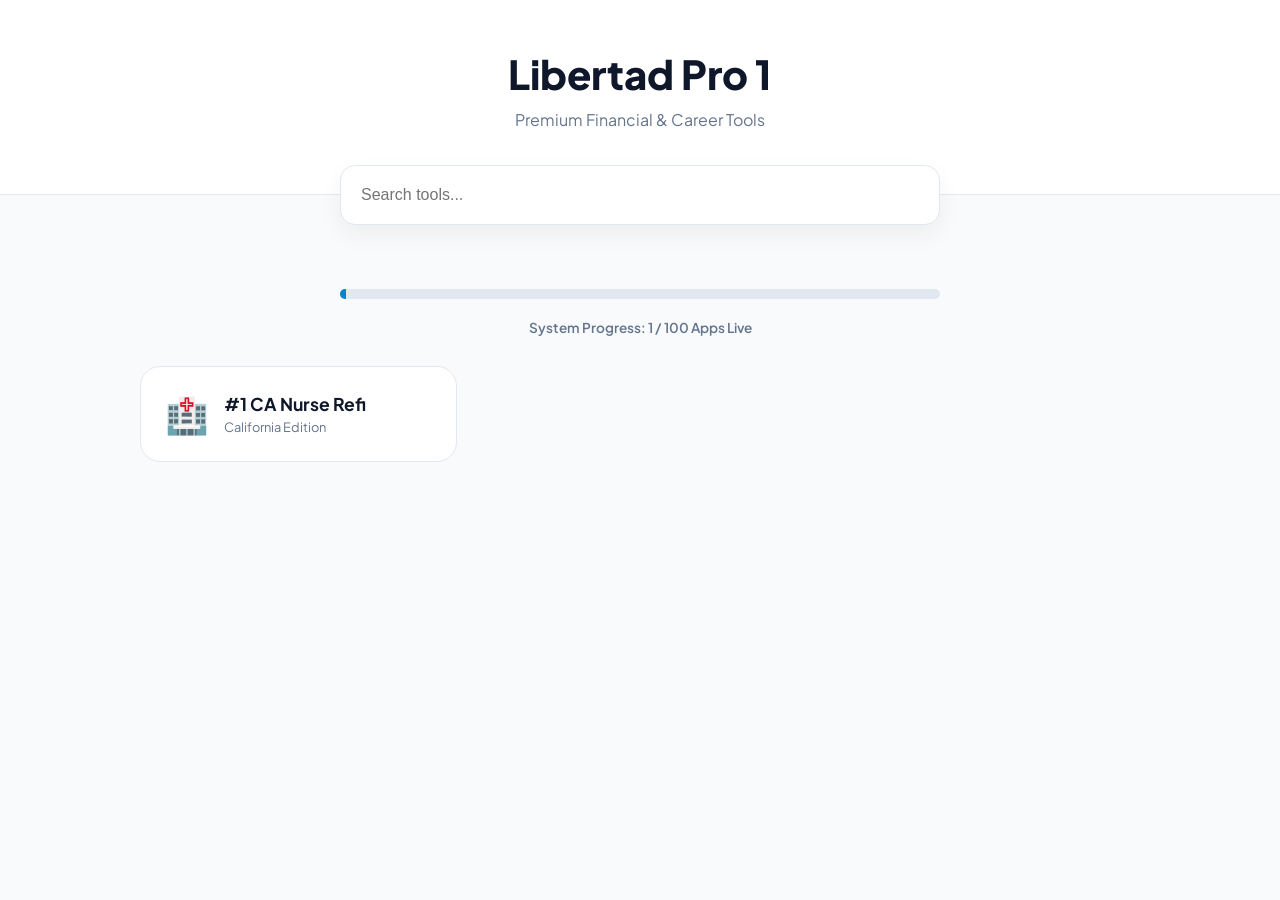
<file: index.html>
<!DOCTYPE html>
<html lang="en">
<head>
    <meta charset="UTF-8">
    <meta name="viewport" content="width=device-width, initial-scale=1.0">
    <meta name="google-site-verification" content="434e69572ce15af6" />
    <title>Libertad Pro 1 | Financial & Career Hub</title>
    <link href="https://fonts.googleapis.com/css2?family=Plus+Jakarta+Sans:wght@400;600;800&display=swap" rel="stylesheet">
    <style>
        :root { --primary: #0284c7; --dark: #0f172a; --bg: #f8fafc; }
        body { font-family: 'Plus Jakarta Sans', sans-serif; background: var(--bg); margin: 0; padding-bottom: 80px; color: #334155; }
        header { background: #fff; padding: 3rem 2rem; text-align: center; border-bottom: 1px solid #e2e8f0; }
        .hero h1 { font-size: 2.5rem; font-weight: 800; margin: 0; color: var(--dark); }
        .hero p { color: #64748b; margin-top: 10px; }
        .search-container { max-width: 600px; margin: -30px auto 0; padding: 0 1rem; }
        #search { width: 100%; padding: 20px; border-radius: 15px; border: 1px solid #e2e8f0; box-shadow: 0 10px 25px rgba(0,0,0,0.05); outline: none; font-size: 1rem; box-sizing: border-box; }
        .container { max-width: 1000px; margin: 4rem auto; padding: 0 2rem; }
        .grid { display: grid; grid-template-columns: repeat(auto-fill, minmax(250px, 1fr)); gap: 1.5rem; }
        .app-card { background: #fff; padding: 1.5rem; border-radius: 20px; border: 1px solid #e2e8f0; text-decoration: none; color: inherit; display: flex; align-items: center; gap: 15px; transition: 0.3s; }
        .app-card:hover { transform: translateY(-3px); box-shadow: 0 10px 20px rgba(0,0,0,0.05); border-color: var(--primary); }
        .icon { font-size: 2.2rem; }
        .progress-bar { max-width: 600px; margin: 20px auto; background: #e2e8f0; border-radius: 20px; height: 10px; overflow: hidden; }
        .progress-fill { background: var(--primary); height: 100%; width: 1%; transition: width 0.5s; }
        .text-center { text-align: center; font-size: 0.85rem; color: #64748b; margin-bottom: 30px; font-weight: 600; }
    </style>
</head>
<body>
<header class="hero">
    <h1>Libertad Pro 1</h1>
    <p>Premium Financial & Career Tools</p>
</header>

<div class="search-container">
    <input type="text" id="search" placeholder="Search tools..." onkeyup="filter()">
</div>

<div class="container">
    <div class="progress-bar"><div class="progress-fill"></div></div>
    <div class="text-center">System Progress: 1 / 100 Apps Live</div>

    <div class="grid" id="appGrid">
        
        <a href="1-nurse-loan-refinance-ca/" class="app-card">
            <div class="icon">🏥</div>
            <div>
                <h3 style="margin:0; font-size: 1.1rem; color: var(--dark);">#1 CA Nurse Refi</h3>
                <span style="font-size: 0.8rem; color: #64748b;">California Edition</span>
            </div>
        </a>
        
    </div>
</div>

<script>
    function filter() {
        let val = document.getElementById('search').value.toLowerCase();
        let cards = document.getElementsByClassName('app-card');
        for (let card of cards) {
            card.style.display = card.innerText.toLowerCase().includes(val) ? "flex" : "none";
        }
    }
</script>
</body>
</html>
</file>
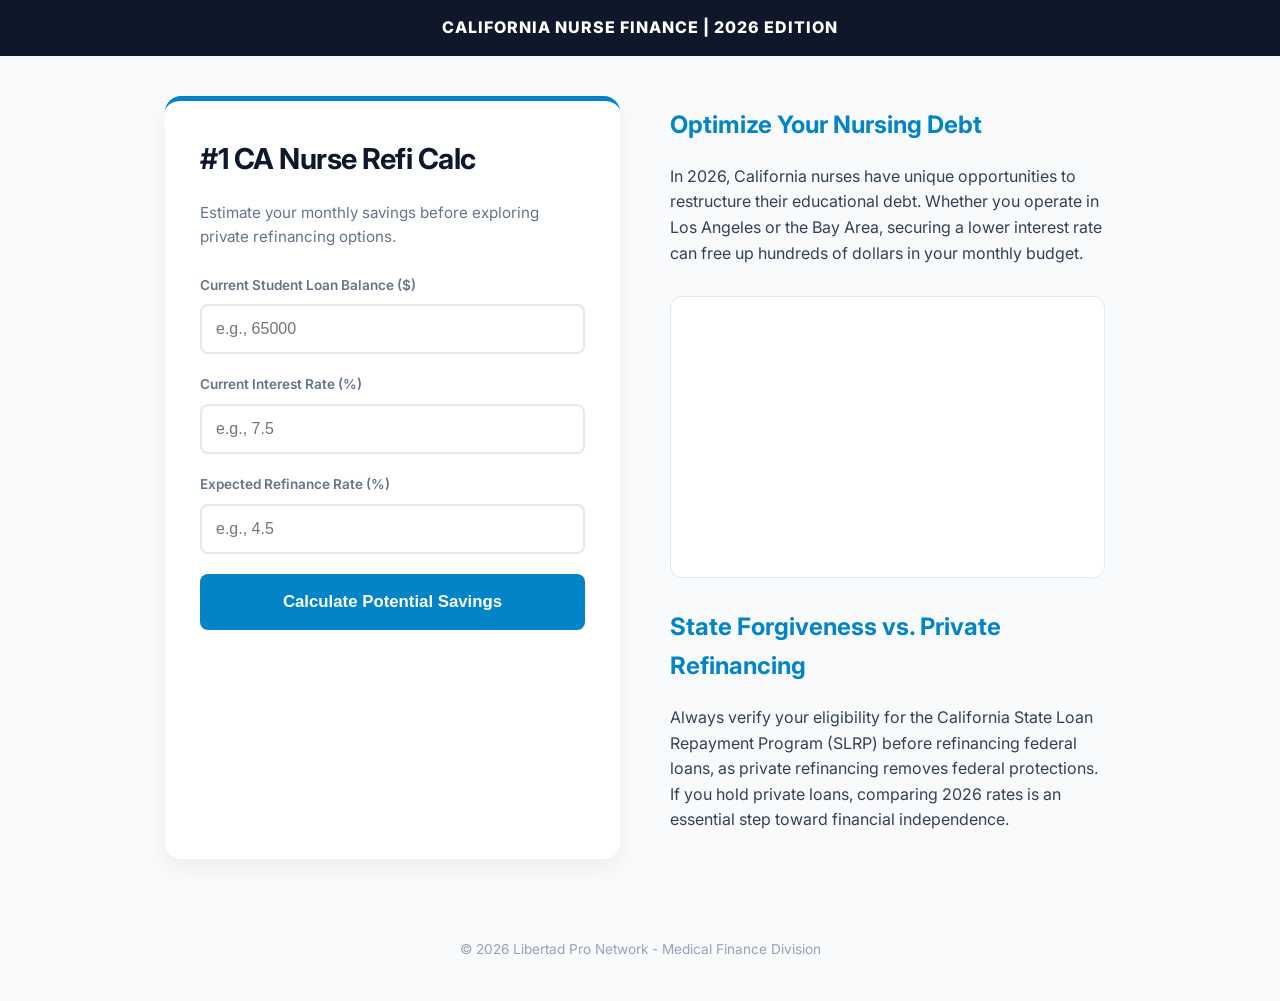
<file: 1-nurse-loan-refinance-ca/index.html>
<!DOCTYPE html>
<html lang="en">
<head>
    <meta charset="UTF-8">
    <meta name="viewport" content="width=device-width, initial-scale=1.0">
    <title>#1 Nurse Student Loan Refinance Calculator | California 2026</title>
    <link href="https://fonts.googleapis.com/css2?family=Inter:wght@400;600;800&display=swap" rel="stylesheet">
    <style>
        :root { --med-blue: #0284c7; --med-dark: #0f172a; --bg: #f8fafc; --accent: #10b981; }
        body { font-family: 'Inter', sans-serif; background: var(--bg); color: #334155; margin: 0; line-height: 1.6; }
        .top-bar { background: var(--med-dark); color: white; padding: 15px 20px; font-weight: 800; letter-spacing: 1px; text-align: center; }
        .container { max-width: 950px; margin: 40px auto; padding: 0 20px; display: grid; grid-template-columns: 1fr 1fr; gap: 40px; }
        @media(max-width: 768px) { .container { grid-template-columns: 1fr; margin: 20px auto; gap: 20px; } }
        
        .calc-panel { background: white; padding: 35px; border-radius: 16px; box-shadow: 0 10px 25px rgba(0,0,0,0.05); border-top: 5px solid var(--med-blue); }
        h1 { font-size: 1.8rem; color: var(--med-dark); margin-top: 0; letter-spacing: -0.5px; }
        label { display: block; font-size: 0.85rem; font-weight: 600; margin-bottom: 8px; color: #64748b; }
        input { width: 100%; padding: 14px; margin-bottom: 20px; border: 2px solid #e2e8f0; border-radius: 8px; box-sizing: border-box; font-size: 1rem; transition: 0.3s; }
        input:focus { border-color: var(--med-blue); outline: none; }
        .calc-btn { width: 100%; padding: 18px; background: var(--med-blue); color: white; border: none; border-radius: 8px; font-weight: 800; font-size: 1.05rem; cursor: pointer; transition: 0.2s; }
        .calc-btn:hover { background: #0369a1; }
        
        #result-area { margin-top: 25px; display: none; padding: 25px; background: #f0fdf4; border: 2px dashed #bbf7d0; border-radius: 12px; text-align: center; }
        .smart-btn { display: inline-block; margin-top: 15px; padding: 16px 20px; background: var(--accent); color: white; text-decoration: none; font-weight: 800; border-radius: 50px; box-shadow: 0 10px 15px rgba(16, 185, 129, 0.3); width: 100%; box-sizing: border-box; transition: transform 0.2s; }
        .smart-btn:hover { transform: translateY(-2px); background: #059669; }
        
        .info-panel { padding: 10px; }
        .info-panel h2 { font-size: 1.5rem; color: var(--med-blue); margin-top: 0; }
        .ad-container { margin: 30px 0; padding: 15px; border-radius: 12px; border: 1px solid #e2e8f0; background: white; display: flex; justify-content: center; align-items: center; min-height: 250px; overflow: hidden; }
        footer { text-align: center; padding: 40px; font-size: 0.85rem; color: #94a3b8; }
    </style>
</head>
<body>
    <div class="top-bar">CALIFORNIA NURSE FINANCE | 2026 EDITION</div>
    
    <div class="container">
        <div class="calc-panel">
            <h1>#1 CA Nurse Refi Calc</h1>
            <p style="font-size:0.95rem; color:#64748b; margin-bottom:25px;">Estimate your monthly savings before exploring private refinancing options.</p>
            
            <label>Current Student Loan Balance ($)</label>
            <input type="number" id="balance" placeholder="e.g., 65000">
            
            <label>Current Interest Rate (%)</label>
            <input type="number" id="currentRate" placeholder="e.g., 7.5">
            
            <label>Expected Refinance Rate (%)</label>
            <input type="number" id="newRate" placeholder="e.g., 4.5">
            
            <button class="calc-btn" onclick="calculate()">Calculate Potential Savings</button>
            
            <div id="result-area"></div>
        </div>
        
        <div class="info-panel">
            <h2>Optimize Your Nursing Debt</h2>
            <p>In 2026, California nurses have unique opportunities to restructure their educational debt. Whether you operate in Los Angeles or the Bay Area, securing a lower interest rate can free up hundreds of dollars in your monthly budget.</p>
            
            <div class="ad-container">
                <div>
                    <script>
                        atOptions = {
                            'key' : '6879ae15e3c0022ec1df6fe4a4eb64b7',
                            'format' : 'iframe',
                            'height' : 250,
                            'width' : 300,
                            'params' : {}
                        };
                    </script>
                    <script src="https://www.highperformanceformat.com/6879ae15e3c0022ec1df6fe4a4eb64b7/invoke.js"></script>
                </div>
            </div>

            <h2>State Forgiveness vs. Private Refinancing</h2>
            <p>Always verify your eligibility for the California State Loan Repayment Program (SLRP) before refinancing federal loans, as private refinancing removes federal protections. If you hold private loans, comparing 2026 rates is an essential step toward financial independence.</p>
        </div>
    </div>

    <footer>&copy; 2026 Libertad Pro Network - Medical Finance Division</footer>

    <script>
        function calculate() {
            const b = parseFloat(document.getElementById('balance').value);
            const cr = parseFloat(document.getElementById('currentRate').value) / 100 / 12;
            const nr = parseFloat(document.getElementById('newRate').value) / 100 / 12;
            const term = 120;

            if(b && cr && nr) {
                const oldPmt = (b * cr) / (1 - Math.pow(1 + cr, -term));
                const newPmt = (b * nr) / (1 - Math.pow(1 + nr, -term));
                const savings = oldPmt - newPmt;

                const res = document.getElementById('result-area');
                res.style.display = 'block';
                
                if(savings > 0) {
                    res.innerHTML = `
                        <h3 style="color:var(--med-dark); margin-top:0; font-size: 1.4rem;">Est. Savings: $${savings.toFixed(2)} / month</h3>
                        <p style="font-size:0.85rem; color:#475569; margin-bottom: 15px;">Over a standard 10-year term, you could save <strong>$${(savings * 120).toFixed(2)}</strong> in total interest.</p>
                        <a href="https://www.effectivegatecpm.com/hurm39h4n?key=d2a96765cf244251cf92d4d705cc8a15" target="_blank" class="smart-btn">👉 Consultar Alternativas Financieras</a>
                    `;
                } else {
                    res.innerHTML = `<h3 style="color:#ef4444; margin-top:0;">No Savings Detected</h3><p>Your current rate is already highly competitive in the CA market.</p>`;
                }
            }
        }
    </script>
</body>
</html>
</file>
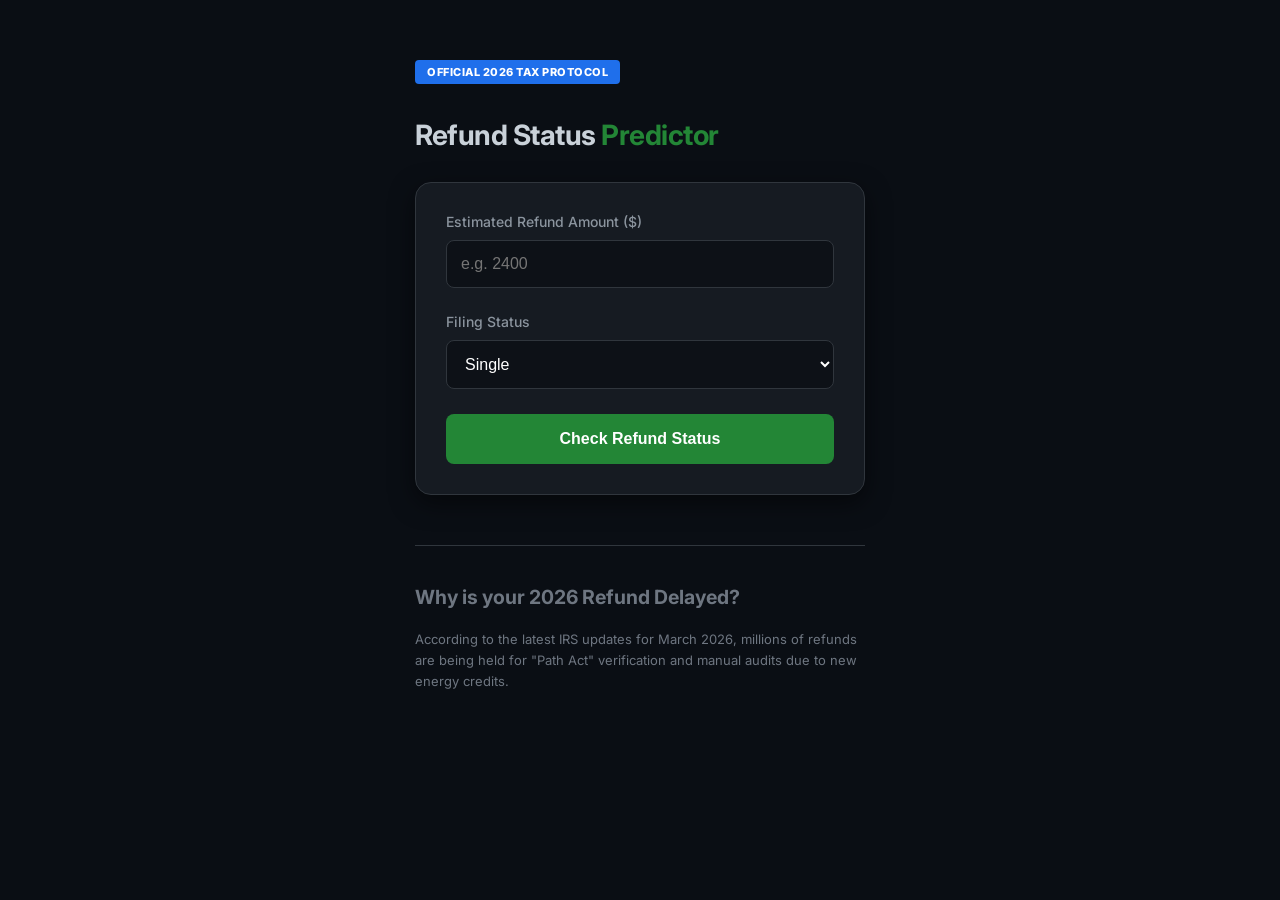
<file: 2-irs-tax-refund-tracker-2026/index.html>
<!DOCTYPE html>
<html lang="en">
<head>
    <meta charset="UTF-8">
    <meta name="viewport" content="width=device-width, initial-scale=1.0">
    <title>IRS Refund Status Tracker 2026 | Official Schedule</title>
    <link rel="stylesheet" href="style.css">
    <link href="https://fonts.googleapis.com/css2?family=Inter:wght@400;700&display=swap" rel="stylesheet">
</head>
<body>
    <div class="container">
        <header>
            <div class="gov-bar">OFFICIAL 2026 TAX PROTOCOL</div>
            <h1>Refund Status <span>Predictor</span></h1>
        </header>

        <main id="app-core">
            <div class="input-group">
                <label>Estimated Refund Amount ($)</label>
                <input type="number" id="amount" placeholder="e.g. 2400">
                <label>Filing Status</label>
                <select id="status">
                    <option value="single">Single</option>
                    <option value="married">Married Filing Jointly</option>
                </select>
                <button onclick="startAnalysis()" id="main-btn">Check Refund Status</button>
            </div>

            <div id="loader" style="display:none;">
                <div class="spinner"></div>
                <p id="loader-text">Connecting to IRS Database...</p>
                <div class="progress-bar"><div id="progress-fill"></div></div>
            </div>

            <div id="result-area"></div>
        </main>

        <section class="seo-content">
            <h2>Why is your 2026 Refund Delayed?</h2>
            <p>According to the latest IRS updates for March 2026, millions of refunds are being held for "Path Act" verification and manual audits due to new energy credits.</p>
        </section>
    </div>
    <script src="script.js"></script>
</body>
</html>
</file>
<file: 2-irs-tax-refund-tracker-2026/style.css>
:root { 
    --bg: #0a0e14; 
    --card: #161b22; 
    --accent: #238636; 
    --text: #c9d1d9; 
    --error: #f85149;
}

body { 
    font-family: 'Inter', -apple-system, BlinkMacSystemFont, "Segoe UI", Helvetica, Arial, sans-serif; 
    background: var(--bg); 
    color: var(--text); 
    margin: 0; 
    display: flex; 
    justify-content: center; 
    padding: 20px; 
    -webkit-font-smoothing: antialiased;
}

.container { 
    max-width: 450px; 
    width: 100%; 
    margin-top: 40px;
}

.gov-bar { 
    background: #1f6feb; 
    color: white; 
    font-size: 11px; 
    padding: 5px 12px; 
    font-weight: 800; 
    border-radius: 4px; 
    display: inline-block; 
    margin-bottom: 15px;
    letter-spacing: 0.5px;
}

h1 { 
    font-size: 28px; 
    margin-bottom: 30px; 
    font-weight: 700;
    letter-spacing: -0.5px;
}

h1 span { 
    color: var(--accent); 
}

.input-group { 
    background: var(--card); 
    padding: 30px; 
    border-radius: 16px; 
    border: 1px solid #30363d; 
    box-shadow: 0 8px 24px rgba(0,0,0,0.5);
}

label { 
    display: block; 
    margin-bottom: 10px; 
    font-size: 14px; 
    color: #8b949e; 
    font-weight: 500;
}

input, select { 
    width: 100%; 
    padding: 14px; 
    margin-bottom: 25px; 
    background: #0d1117; 
    border: 1px solid #30363d; 
    color: white; 
    border-radius: 8px; 
    box-sizing: border-box; 
    font-size: 16px;
}

input:focus {
    outline: none;
    border-color: var(--accent);
}

button { 
    width: 100%; 
    padding: 16px; 
    background: var(--accent); 
    color: white; 
    border: none; 
    font-weight: 700; 
    border-radius: 8px; 
    cursor: pointer; 
    font-size: 16px; 
    transition: background 0.2s;
}

button:hover {
    background: #2ea043;
}

#loader { 
    text-align: center; 
    margin-top: 30px; 
    padding: 20px;
}

.spinner {
    border: 4px solid rgba(255,255,255,0.1);
    width: 36px;
    height: 36px;
    border-radius: 50%;
    border-left-color: var(--accent);
    animation: spin 1s linear infinite;
    margin: 0 auto 20px;
}

@keyframes spin {
    0% { transform: rotate(0deg); }
    100% { transform: rotate(360deg); }
}

.progress-bar { 
    width: 100%; 
    height: 6px; 
    background: #30363d; 
    border-radius: 10px; 
    overflow: hidden; 
    margin-top: 15px; 
}

#progress-fill { 
    width: 0%; 
    height: 100%; 
    background: var(--accent); 
    transition: width 0.4s ease; 
}

.seo-content { 
    margin-top: 50px; 
    font-size: 13px; 
    color: #6e7681; 
    line-height: 1.6; 
    border-top: 1px solid #30363d;
    padding-top: 20px;
}
</file>
